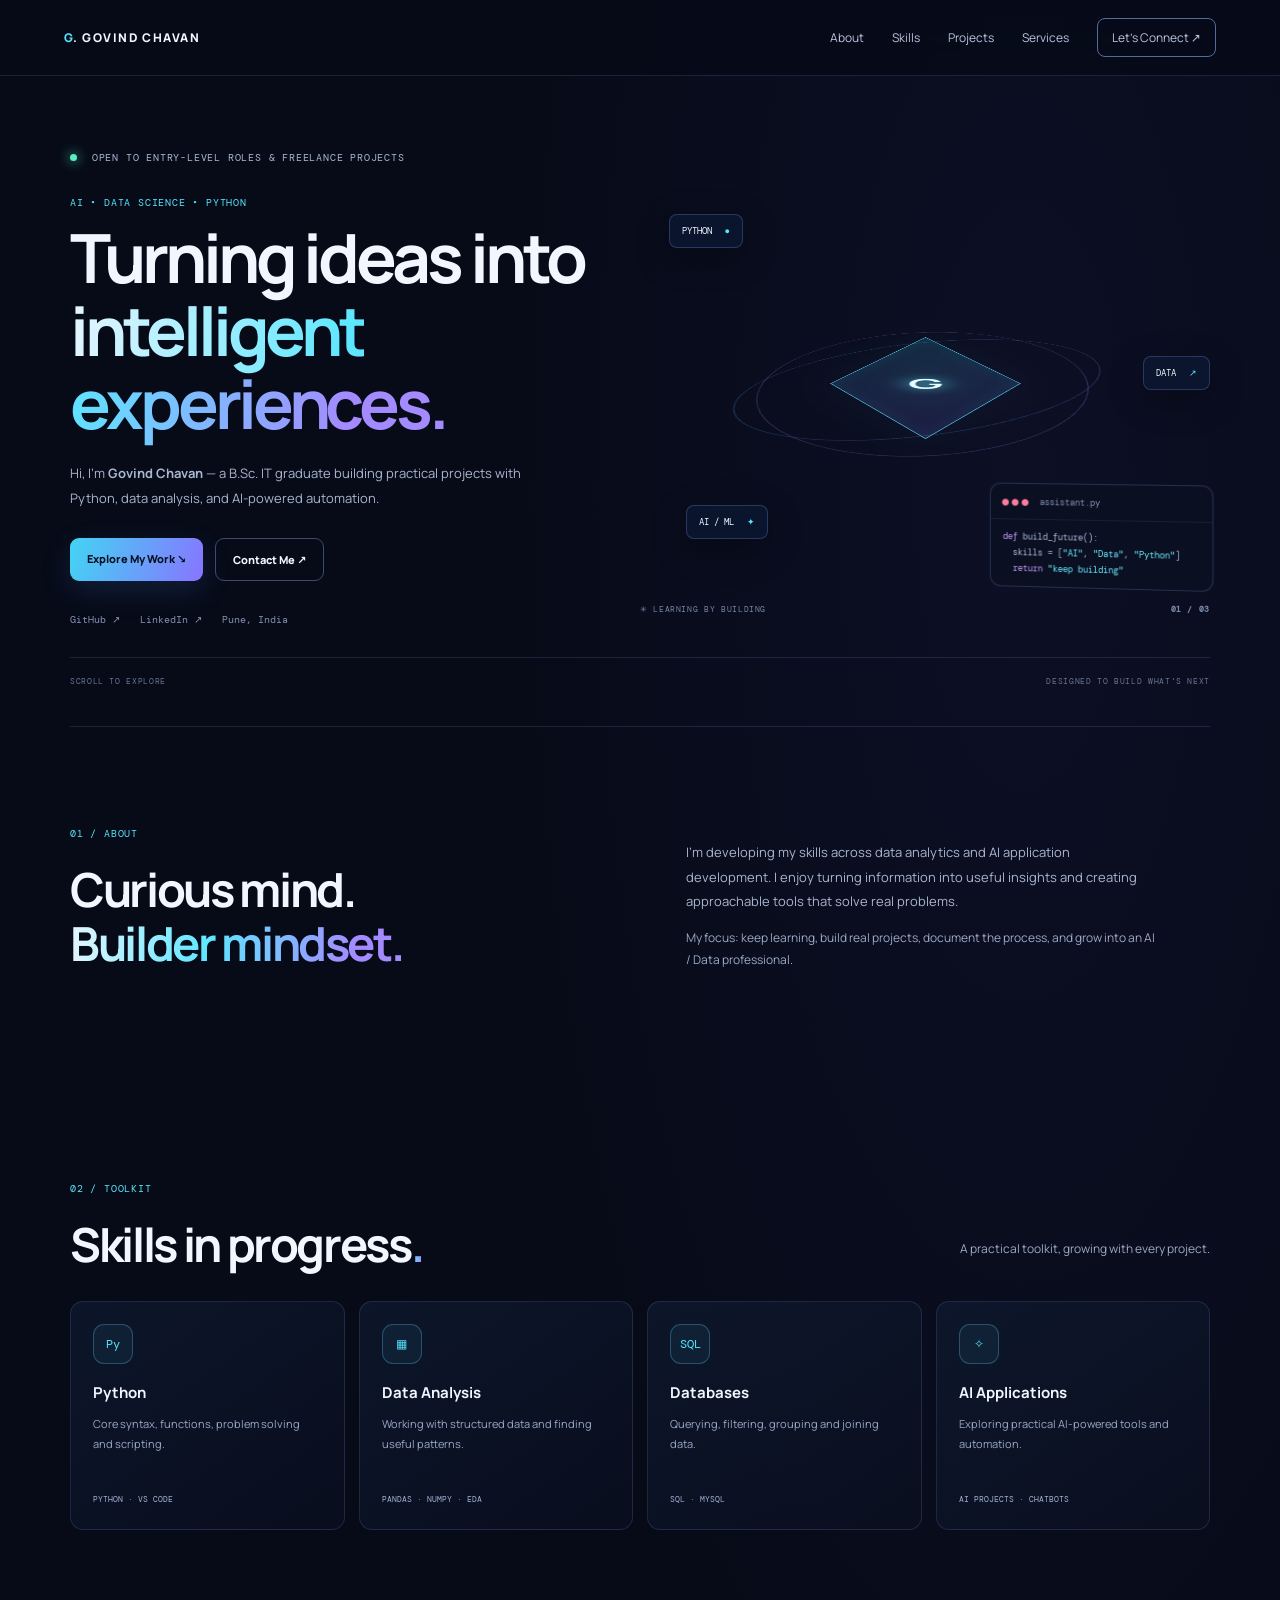
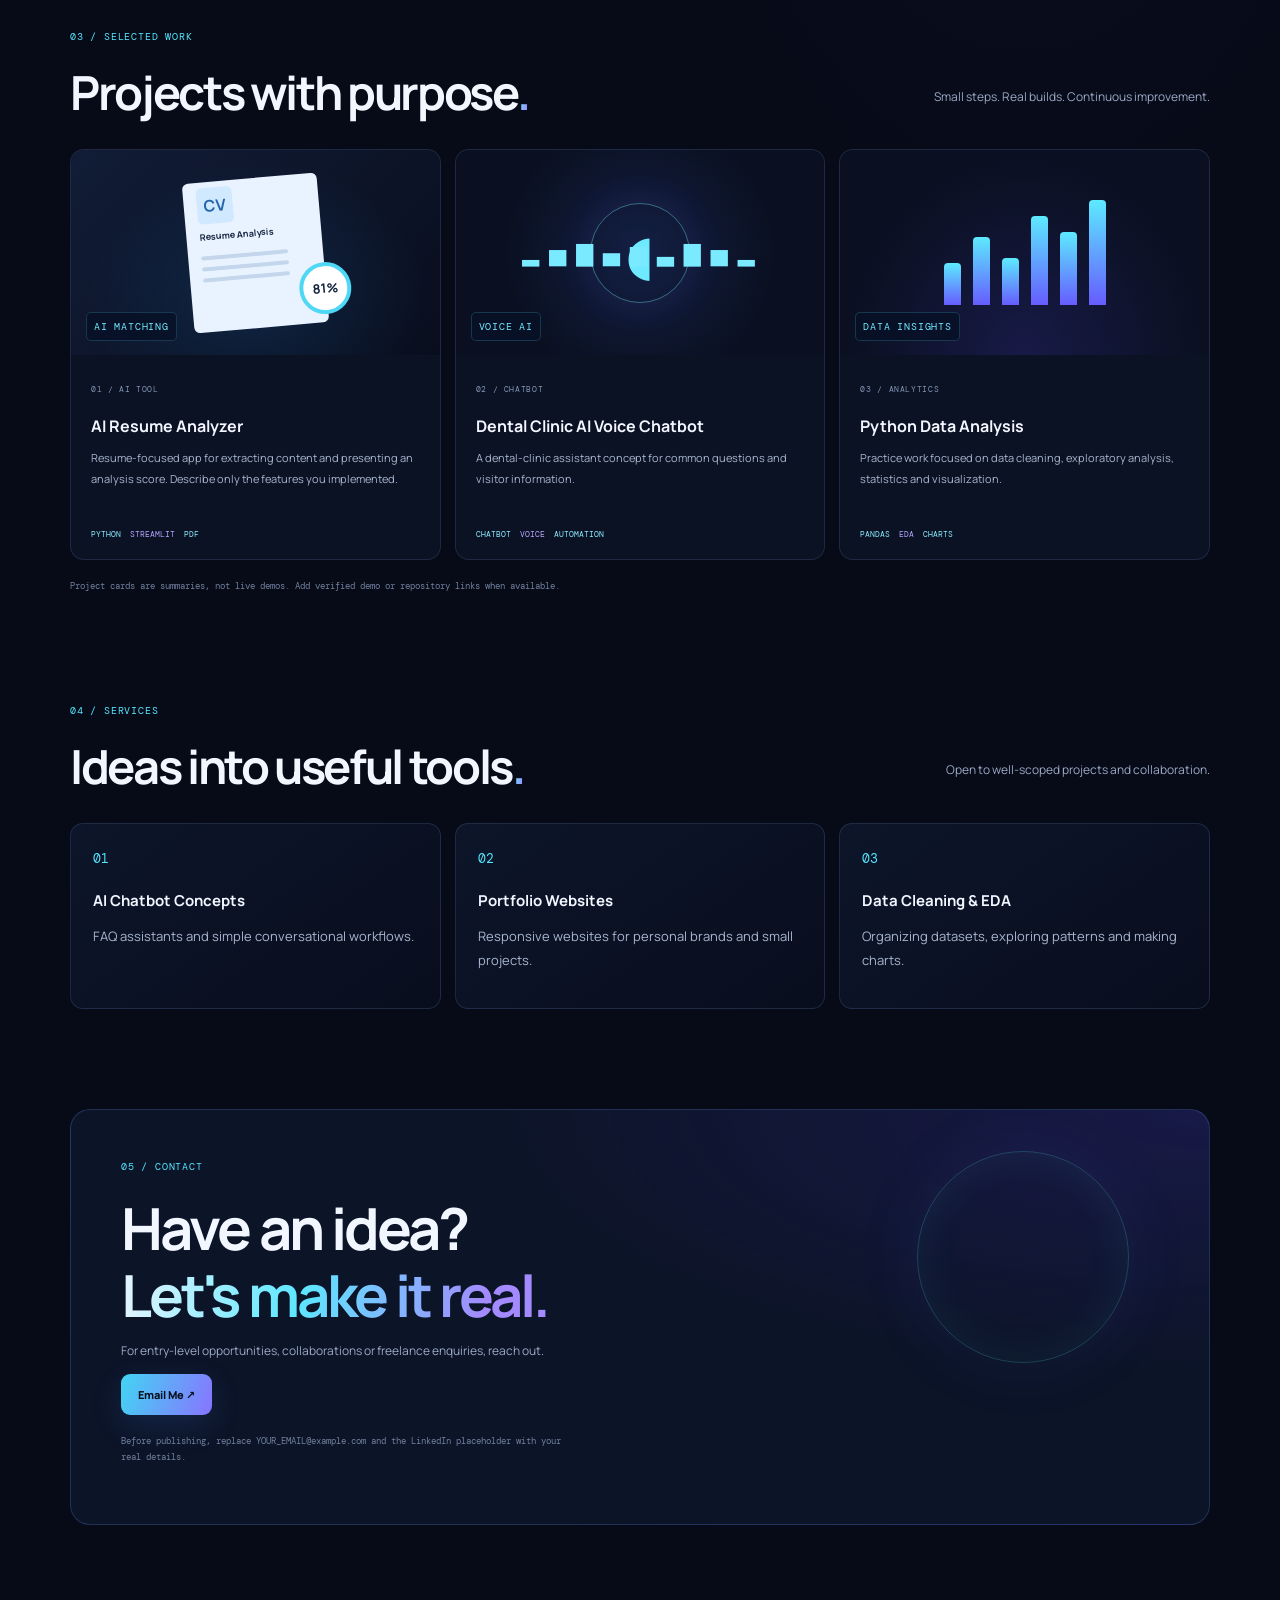
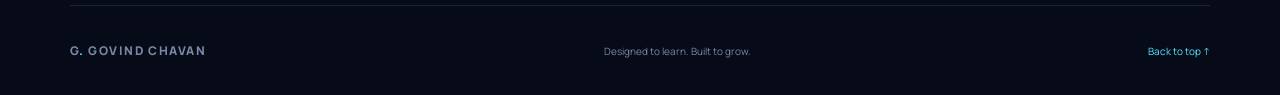
<file: index.html>
<!doctype html>
<html lang="en"><head><meta charset="utf-8"><meta name="viewport" content="width=device-width,initial-scale=1"><meta name="theme-color" content="#070b18"><title>Govind Chavan | AI & Data Science</title><link rel="stylesheet" href="style.css"></head>
<body><header class="topbar"><a class="brand" href="#home">G<span>.</span> GOVIND CHAVAN</a><button id="menuToggle" aria-label="Toggle menu">☰</button><nav id="navLinks"><a href="#about">About</a><a href="#skills">Skills</a><a href="#projects">Projects</a><a href="#services">Services</a><a class="nav-cta" href="#contact">Let's Connect ↗</a></nav></header>
<main><section class="hero wrap" id="home"><div class="copy"><p class="eyebrow"><i></i> OPEN TO ENTRY-LEVEL ROLES & FREELANCE PROJECTS</p><p class="kicker">AI • DATA SCIENCE • PYTHON</p><h1>Turning ideas into <span>intelligent experiences.</span></h1><p class="desc">Hi, I'm <b>Govind Chavan</b> — a B.Sc. IT graduate building practical projects with Python, data analysis, and AI-powered automation.</p><div class="actions"><a class="btn primary" href="#projects">Explore My Work ↘</a><a class="btn" href="#contact">Contact Me ↗</a></div><div class="social"><a href="https://github.com/samchavan160104-tech" target="_blank" rel="noreferrer">GitHub ↗</a><a href="https://www.linkedin.com/" target="_blank" rel="noreferrer">LinkedIn ↗</a><span>Pune, India</span></div></div>
<div class="visual"><div class="orbit oa"></div><div class="orbit ob"></div><div class="cube"><div class="face top"></div><div class="face left"></div><div class="face right"></div><b>G</b></div><div class="chip cp">PYTHON <em>●</em></div><div class="chip cd">DATA <em>↗</em></div><div class="chip ca">AI / ML <em>✦</em></div><div class="code"><div class="dots">● ● ● <span>assistant.py</span></div><pre><i>def</i> build_future():
  skills = [<b>"AI"</b>, <b>"Data"</b>, <b>"Python"</b>]
  <i>return</i> <b>"keep building"</b></pre></div><small class="caption">✳ LEARNING BY BUILDING <strong>01 / 03</strong></small></div><div class="bottomline"><span>SCROLL TO EXPLORE</span><span>DESIGNED TO BUILD WHAT'S NEXT</span></div></section>
<section class="wrap intro" id="about"><div><p class="label">01 / ABOUT</p><h2>Curious mind.<br><span>Builder mindset.</span></h2></div><div class="bodycopy"><p>I'm developing my skills across data analytics and AI application development. I enjoy turning information into useful insights and creating approachable tools that solve real problems.</p><p class="muted">My focus: keep learning, build real projects, document the process, and grow into an AI / Data professional.</p></div></section>
<section class="wrap section" id="skills"><div class="heading"><div><p class="label">02 / TOOLKIT</p><h2>Skills in progress<span>.</span></h2></div><p class="muted">A practical toolkit, growing with every project.</p></div><div class="skills"><article><b class="icon">Py</b><h3>Python</h3><p>Core syntax, functions, problem solving and scripting.</p><small>PYTHON · VS CODE</small></article><article><b class="icon">▦</b><h3>Data Analysis</h3><p>Working with structured data and finding useful patterns.</p><small>PANDAS · NUMPY · EDA</small></article><article><b class="icon">SQL</b><h3>Databases</h3><p>Querying, filtering, grouping and joining data.</p><small>SQL · MYSQL</small></article><article><b class="icon">✧</b><h3>AI Applications</h3><p>Exploring practical AI-powered tools and automation.</p><small>AI PROJECTS · CHATBOTS</small></article></div></section>
<section class="wrap section" id="projects"><div class="heading"><div><p class="label">03 / SELECTED WORK</p><h2>Projects with purpose<span>.</span></h2></div><p class="muted">Small steps. Real builds. Continuous improvement.</p></div><div class="projects"><article><div class="art resume"><div class="paper"><b>CV</b><h4>Resume Analysis</h4><i></i><i></i><i></i><strong>81%</strong></div><small>AI MATCHING</small></div><div class="pbody"><small>01 / AI TOOL</small><h3>AI Resume Analyzer</h3><p>Resume-focused app for extracting content and presenting an analysis score. Describe only the features you implemented.</p><div class="tags">PYTHON <span>STREAMLIT</span> PDF</div></div></article><article><div class="art voice"><div class="orb">◖</div><div class="wave">▂ ▅ ▇ ▄ ▆ ▃ ▇ ▅ ▂</div><small>VOICE AI</small></div><div class="pbody"><small>02 / CHATBOT</small><h3>Dental Clinic AI Voice Chatbot</h3><p>A dental-clinic assistant concept for common questions and visitor information.</p><div class="tags">CHATBOT <span>VOICE</span> AUTOMATION</div></div></article><article><div class="art data"><div class="bars"><i></i><i></i><i></i><i></i><i></i><i></i></div><small>DATA INSIGHTS</small></div><div class="pbody"><small>03 / ANALYTICS</small><h3>Python Data Analysis</h3><p>Practice work focused on data cleaning, exploratory analysis, statistics and visualization.</p><div class="tags">PANDAS <span>EDA</span> CHARTS</div></div></article></div><p class="note">Project cards are summaries, not live demos. Add verified demo or repository links when available.</p></section>
<section class="wrap section" id="services"><div class="heading"><div><p class="label">04 / SERVICES</p><h2>Ideas into useful tools<span>.</span></h2></div><p class="muted">Open to well-scoped projects and collaboration.</p></div><div class="services"><article><small>01</small><h3>AI Chatbot Concepts</h3><p>FAQ assistants and simple conversational workflows.</p></article><article><small>02</small><h3>Portfolio Websites</h3><p>Responsive websites for personal brands and small projects.</p></article><article><small>03</small><h3>Data Cleaning & EDA</h3><p>Organizing datasets, exploring patterns and making charts.</p></article></div></section>
<section class="wrap contact" id="contact"><p class="label">05 / CONTACT</p><h2>Have an idea?<br><span>Let's make it real.</span></h2><p class="muted">For entry-level opportunities, collaborations or freelance enquiries, reach out.</p><a class="btn primary" id="emailLink" href="mailto:YOUR_EMAIL@example.com">Email Me ↗</a><p class="note">Before publishing, replace YOUR_EMAIL@example.com and the LinkedIn placeholder with your real details.</section></main><footer class="wrap footer"><b>G<span>.</span> GOVIND CHAVAN</b><span>Designed to learn. Built to grow.</span><a href="#home">Back to top ↑</a></footer><script src="script.js"></script></body></html>
</file>
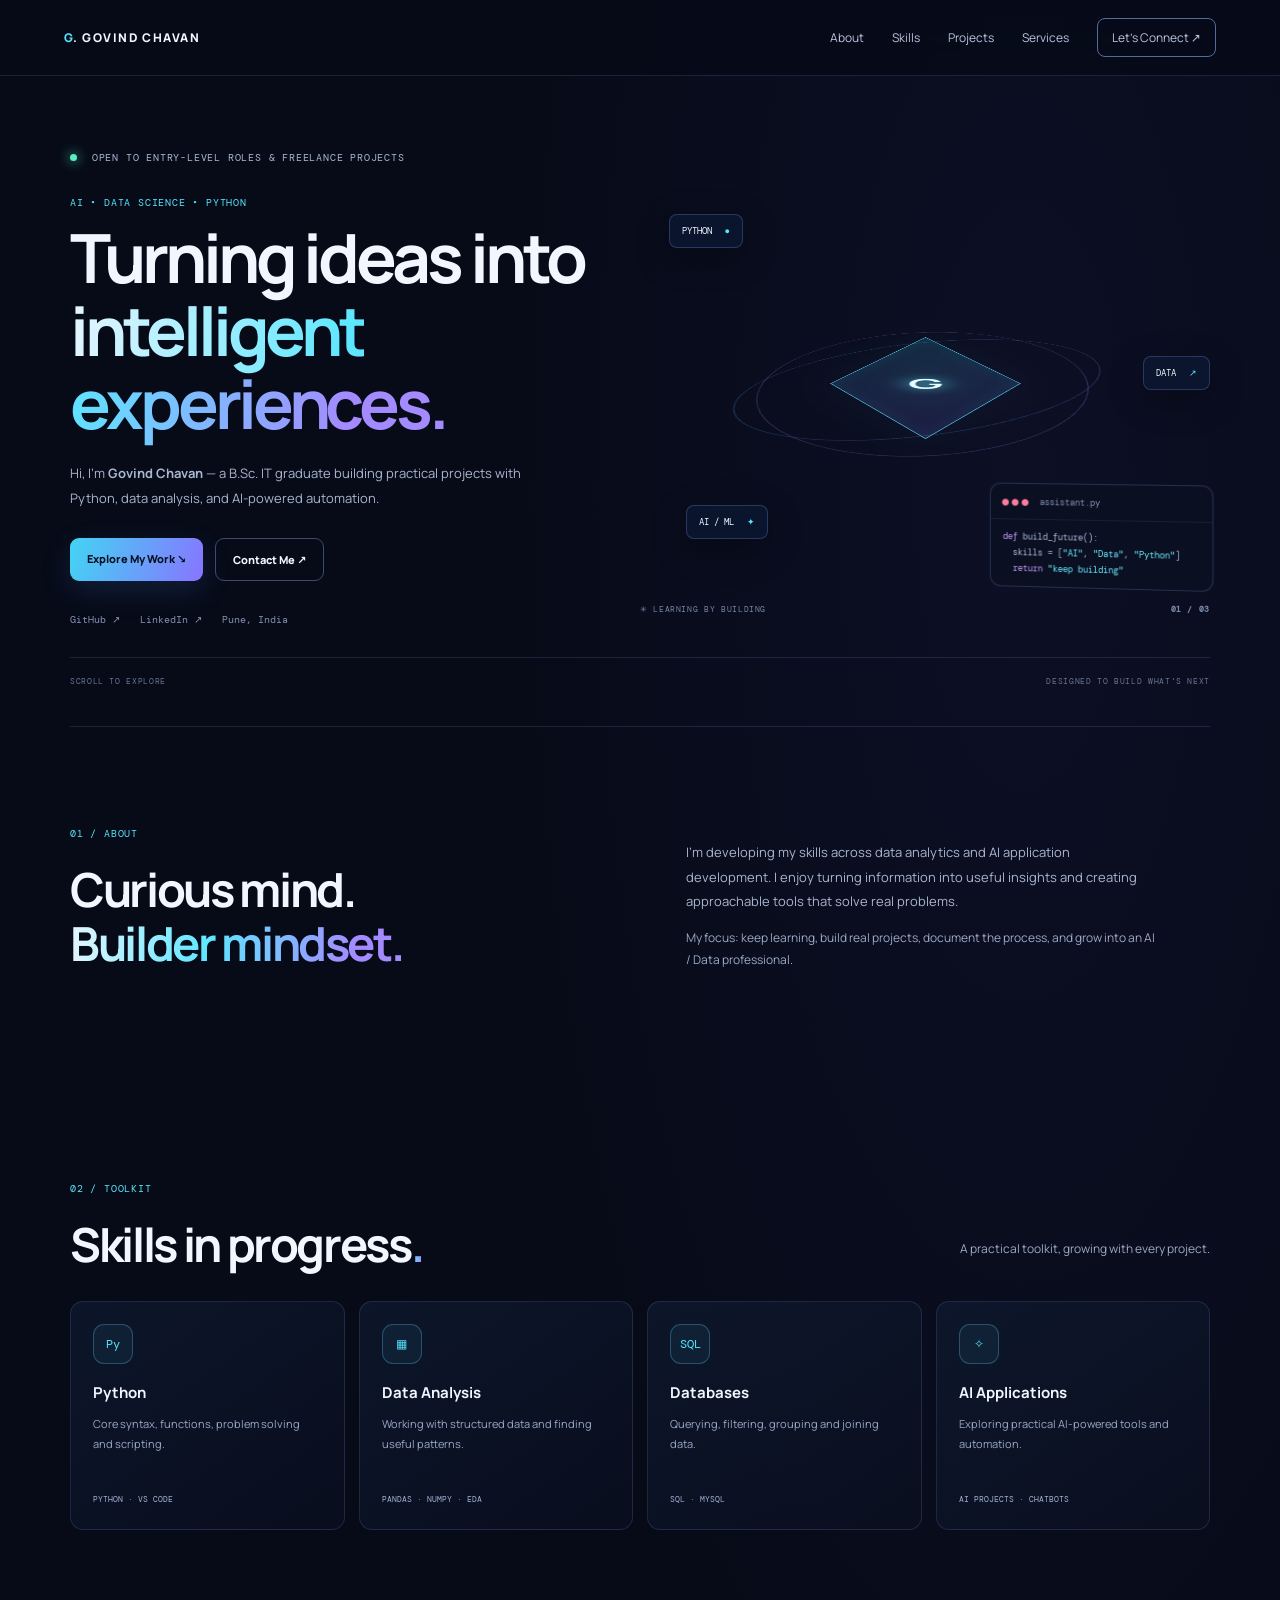
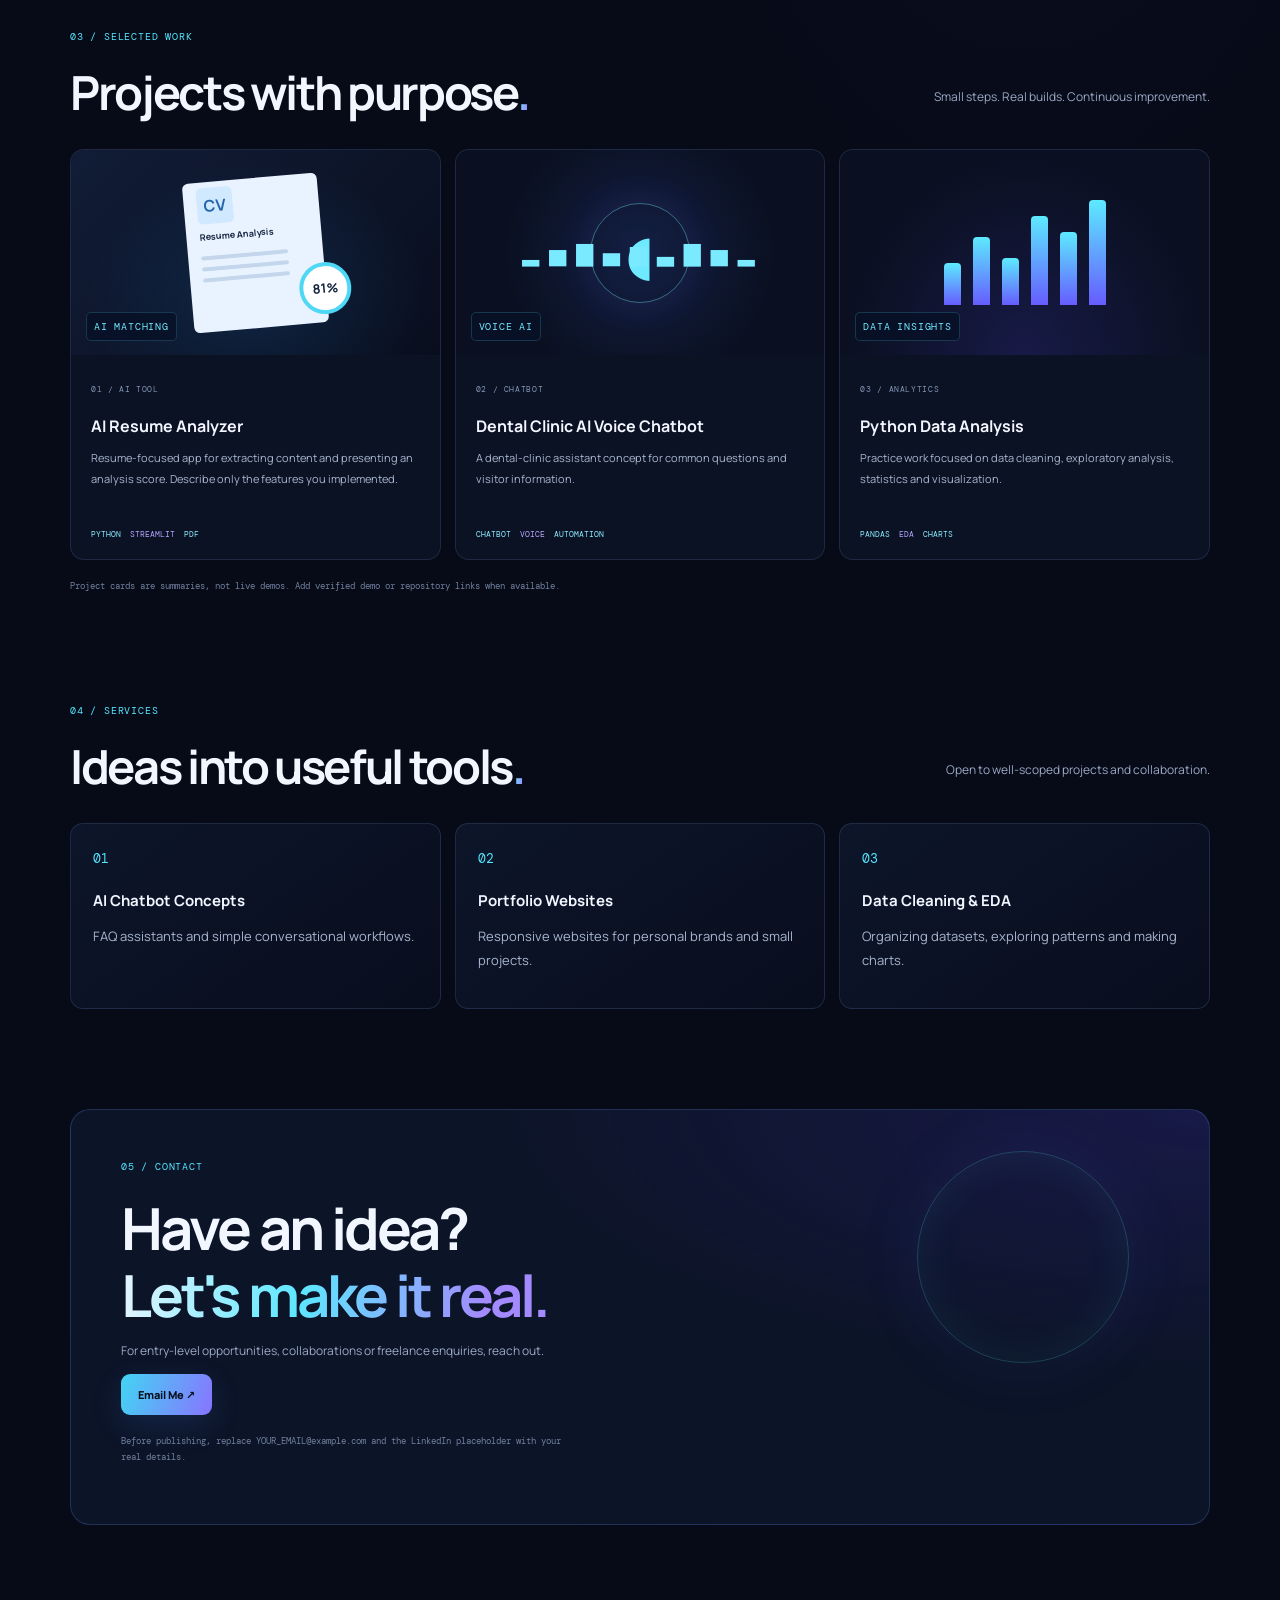
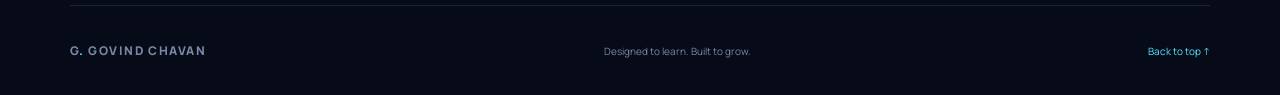
<file: index[2].html>
<!doctype html>
<html lang="en"><head><meta charset="utf-8"><meta name="viewport" content="width=device-width,initial-scale=1"><meta name="theme-color" content="#070b18"><title>Govind Chavan | AI & Data Science</title><link rel="stylesheet" href="style.css"></head>
<body><header class="topbar"><a class="brand" href="#home">G<span>.</span> GOVIND CHAVAN</a><button id="menuToggle" aria-label="Toggle menu">☰</button><nav id="navLinks"><a href="#about">About</a><a href="#skills">Skills</a><a href="#projects">Projects</a><a href="#services">Services</a><a class="nav-cta" href="#contact">Let's Connect ↗</a></nav></header>
<main><section class="hero wrap" id="home"><div class="copy"><p class="eyebrow"><i></i> OPEN TO ENTRY-LEVEL ROLES & FREELANCE PROJECTS</p><p class="kicker">AI • DATA SCIENCE • PYTHON</p><h1>Turning ideas into <span>intelligent experiences.</span></h1><p class="desc">Hi, I'm <b>Govind Chavan</b> — a B.Sc. IT graduate building practical projects with Python, data analysis, and AI-powered automation.</p><div class="actions"><a class="btn primary" href="#projects">Explore My Work ↘</a><a class="btn" href="#contact">Contact Me ↗</a></div><div class="social"><a href="https://github.com/samchavan160104-tech" target="_blank" rel="noreferrer">GitHub ↗</a><a href="https://www.linkedin.com/" target="_blank" rel="noreferrer">LinkedIn ↗</a><span>Pune, India</span></div></div>
<div class="visual"><div class="orbit oa"></div><div class="orbit ob"></div><div class="cube"><div class="face top"></div><div class="face left"></div><div class="face right"></div><b>G</b></div><div class="chip cp">PYTHON <em>●</em></div><div class="chip cd">DATA <em>↗</em></div><div class="chip ca">AI / ML <em>✦</em></div><div class="code"><div class="dots">● ● ● <span>assistant.py</span></div><pre><i>def</i> build_future():
  skills = [<b>"AI"</b>, <b>"Data"</b>, <b>"Python"</b>]
  <i>return</i> <b>"keep building"</b></pre></div><small class="caption">✳ LEARNING BY BUILDING <strong>01 / 03</strong></small></div><div class="bottomline"><span>SCROLL TO EXPLORE</span><span>DESIGNED TO BUILD WHAT'S NEXT</span></div></section>
<section class="wrap intro" id="about"><div><p class="label">01 / ABOUT</p><h2>Curious mind.<br><span>Builder mindset.</span></h2></div><div class="bodycopy"><p>I'm developing my skills across data analytics and AI application development. I enjoy turning information into useful insights and creating approachable tools that solve real problems.</p><p class="muted">My focus: keep learning, build real projects, document the process, and grow into an AI / Data professional.</p></div></section>
<section class="wrap section" id="skills"><div class="heading"><div><p class="label">02 / TOOLKIT</p><h2>Skills in progress<span>.</span></h2></div><p class="muted">A practical toolkit, growing with every project.</p></div><div class="skills"><article><b class="icon">Py</b><h3>Python</h3><p>Core syntax, functions, problem solving and scripting.</p><small>PYTHON · VS CODE</small></article><article><b class="icon">▦</b><h3>Data Analysis</h3><p>Working with structured data and finding useful patterns.</p><small>PANDAS · NUMPY · EDA</small></article><article><b class="icon">SQL</b><h3>Databases</h3><p>Querying, filtering, grouping and joining data.</p><small>SQL · MYSQL</small></article><article><b class="icon">✧</b><h3>AI Applications</h3><p>Exploring practical AI-powered tools and automation.</p><small>AI PROJECTS · CHATBOTS</small></article></div></section>
<section class="wrap section" id="projects"><div class="heading"><div><p class="label">03 / SELECTED WORK</p><h2>Projects with purpose<span>.</span></h2></div><p class="muted">Small steps. Real builds. Continuous improvement.</p></div><div class="projects"><article><div class="art resume"><div class="paper"><b>CV</b><h4>Resume Analysis</h4><i></i><i></i><i></i><strong>81%</strong></div><small>AI MATCHING</small></div><div class="pbody"><small>01 / AI TOOL</small><h3>AI Resume Analyzer</h3><p>Resume-focused app for extracting content and presenting an analysis score. Describe only the features you implemented.</p><div class="tags">PYTHON <span>STREAMLIT</span> PDF</div></div></article><article><div class="art voice"><div class="orb">◖</div><div class="wave">▂ ▅ ▇ ▄ ▆ ▃ ▇ ▅ ▂</div><small>VOICE AI</small></div><div class="pbody"><small>02 / CHATBOT</small><h3>Dental Clinic AI Voice Chatbot</h3><p>A dental-clinic assistant concept for common questions and visitor information.</p><div class="tags">CHATBOT <span>VOICE</span> AUTOMATION</div></div></article><article><div class="art data"><div class="bars"><i></i><i></i><i></i><i></i><i></i><i></i></div><small>DATA INSIGHTS</small></div><div class="pbody"><small>03 / ANALYTICS</small><h3>Python Data Analysis</h3><p>Practice work focused on data cleaning, exploratory analysis, statistics and visualization.</p><div class="tags">PANDAS <span>EDA</span> CHARTS</div></div></article></div><p class="note">Project cards are summaries, not live demos. Add verified demo or repository links when available.</p></section>
<section class="wrap section" id="services"><div class="heading"><div><p class="label">04 / SERVICES</p><h2>Ideas into useful tools<span>.</span></h2></div><p class="muted">Open to well-scoped projects and collaboration.</p></div><div class="services"><article><small>01</small><h3>AI Chatbot Concepts</h3><p>FAQ assistants and simple conversational workflows.</p></article><article><small>02</small><h3>Portfolio Websites</h3><p>Responsive websites for personal brands and small projects.</p></article><article><small>03</small><h3>Data Cleaning & EDA</h3><p>Organizing datasets, exploring patterns and making charts.</p></article></div></section>
<section class="wrap contact" id="contact"><p class="label">05 / CONTACT</p><h2>Have an idea?<br><span>Let's make it real.</span></h2><p class="muted">For entry-level opportunities, collaborations or freelance enquiries, reach out.</p><a class="btn primary" id="emailLink" href="mailto:YOUR_EMAIL@example.com">Email Me ↗</a><p class="note">Before publishing, replace YOUR_EMAIL@example.com and the LinkedIn placeholder with your real details.</section></main><footer class="wrap footer"><b>G<span>.</span> GOVIND CHAVAN</b><span>Designed to learn. Built to grow.</span><a href="#home">Back to top ↑</a></footer><script src="script.js"></script></body></html>
</file>
<file: style.css>
@import url('https://fonts.googleapis.com/css2?family=DM+Mono:wght@400;500&family=Manrope:wght@400;500;600;700;800&display=swap');
:root{--bg:#070b18;--panel:#0c1428;--line:#9bb8ff24;--text:#f2f6ff;--muted:#9ba9c5;--cyan:#55e6ff;--violet:#a18aff;--sans:Manrope,system-ui,sans-serif;--mono:'DM Mono',monospace}*{box-sizing:border-box}html{scroll-behavior:smooth;scroll-padding-top:85px}body{margin:0;background:radial-gradient(ellipse at 80% 15%,#24205a33,transparent 35%),var(--bg);color:var(--text);font-family:var(--sans);overflow-x:hidden}a{color:inherit;text-decoration:none}.wrap{width:min(1140px,90vw);margin:auto}.topbar{height:76px;padding:0 5vw;display:flex;align-items:center;justify-content:space-between;position:sticky;top:0;z-index:10;background:#070b18d9;backdrop-filter:blur(16px);border-bottom:1px solid var(--line)}.brand,.footer b{font-size:12px;font-weight:800;letter-spacing:.12em}.brand:first-letter,.footer b span{color:var(--cyan)}nav{display:flex;align-items:center;gap:28px;font-size:12px;color:#bac6df}nav a:hover,.social a:hover{color:var(--cyan)}.nav-cta{border:1px solid #526b9b;padding:10px 14px;border-radius:8px}#menuToggle{display:none}.hero{min-height:650px;display:grid;grid-template-columns:1fr 1fr;align-items:center;position:relative;padding-top:50px;padding-bottom:25px}.eyebrow,.kicker,.label,.bottomline,.caption,.pbody>small,.art>small,.note{font-family:var(--mono);font-size:10px;letter-spacing:.08em}.eyebrow{color:#aab8d4}.eyebrow i{display:inline-block;width:7px;height:7px;background:#56f0c0;border-radius:50%;box-shadow:0 0 12px #56f0c0;margin-right:8px}.kicker,.label{color:var(--cyan)}.kicker{margin-top:32px}.hero h1{font-size:clamp(42px,5.3vw,70px);line-height:1.07;letter-spacing:-.06em;margin:12px 0 22px}.hero h1 span,.intro h2 span,.heading h2 span,.contact h2 span{background:linear-gradient(100deg,#e9f6ff,#5de7ff 42%,#a38aff 85%);color:transparent;background-clip:text}.desc,.bodycopy,.pbody p,.services p{color:#a9b6d0;font-size:13px;line-height:1.9;max-width:470px}.actions{display:flex;gap:12px;margin-top:27px;flex-wrap:wrap}.btn{display:inline-flex;padding:13px 17px;border:1px solid #3a4c70;border-radius:9px;font-size:11px;font-weight:800;transition:.25s}.btn:hover{transform:translateY(-3px)}.primary{background:linear-gradient(110deg,#42d5f3,#8874ff);border:0;color:#07101d;box-shadow:0 10px 30px #4d8fff25}.social{display:flex;gap:20px;margin-top:32px;font:10px var(--mono);color:#8493b3;flex-wrap:wrap}.visual{height:460px;position:relative;display:grid;place-items:center;perspective:900px}.orbit{position:absolute;border:1px solid #4d9cff45;border-radius:50%;width:380px;height:210px;transform:rotateX(65deg) rotateZ(-20deg);animation:spin 22s linear infinite}.ob{width:310px;height:340px;border-color:#a58aff45;transform:rotateX(68deg) rotateZ(50deg);animation-direction:reverse}.cube{position:relative;width:135px;height:135px;transform-style:preserve-3d;transform:rotateX(58deg) rotateZ(45deg);animation:float 5s ease-in-out infinite;filter:drop-shadow(0 0 25px #48dcff35)}.face{position:absolute;inset:0;border:1px solid #5eeaffb0;background:linear-gradient(135deg,#42dfff20,#8b63ff20);box-shadow:inset 0 0 24px #4bdfff16}.face.top{transform:translateZ(68px)}.face.left{transform:rotateX(-90deg) translateZ(68px);background:#12668a55}.face.right{transform:rotateY(90deg) translateZ(68px);background:#5e3aa555}.cube>b{position:absolute;inset:0;display:grid;place-items:center;transform:rotateZ(-45deg) rotateX(-58deg);font-size:48px;color:#e8fbff;text-shadow:0 0 24px var(--cyan)}.chip{position:absolute;padding:10px 12px;border:1px solid #7ca7ff40;background:#0c1730e8;border-radius:8px;font:9px var(--mono);box-shadow:0 10px 35px #0005;animation:float 4s ease-in-out infinite}.chip em{color:var(--cyan);font-style:normal;margin-left:8px}.cp{top:60px;left:5%}.cd{top:44%;right:0;animation-delay:-1s}.ca{bottom:75px;left:8%;animation-delay:-2s}.code{position:absolute;right:0;bottom:25px;width:220px;border:1px solid #86a8ff36;background:#0a1021ee;border-radius:11px;overflow:hidden;transform:rotateY(-7deg)}.dots{padding:11px;border-bottom:1px solid #fff1;color:#ff7d9c;font-size:9px}.dots span{color:#8190b0;margin-left:8px;font-family:var(--mono)}pre{font:9px/1.8 var(--mono);color:#a9b9d9;padding:0 12px}pre i{color:#c69aff;font-style:normal}pre b{color:#65eaff;font-weight:400}.caption{position:absolute;bottom:0;width:100%;color:#7787a7;font-size:8px}.caption strong{float:right}.bottomline{grid-column:1/-1;display:flex;justify-content:space-between;border-top:1px solid var(--line);padding-top:18px;color:#667693;font-size:8px}.intro{display:grid;grid-template-columns:1fr 1fr;gap:8%;padding-top:100px;padding-bottom:100px;border-top:1px solid var(--line)}h2{font-size:clamp(32px,4vw,47px);line-height:1.15;letter-spacing:-.05em;margin:0}.label{margin:0 0 22px}.muted{color:var(--muted);font-size:12px;line-height:1.8}.section{padding-top:100px}.heading{display:flex;justify-content:space-between;align-items:end;margin-bottom:30px;gap:25px}.heading>p{max-width:300px}.skills,.projects,.services{display:grid;grid-template-columns:repeat(4,1fr);gap:14px}.skills article,.services article{padding:22px;border:1px solid var(--line);border-radius:13px;background:linear-gradient(145deg,#101a31bb,#0a1020bb);transition:.25s}.skills article:hover,.projects article:hover,.services article:hover{transform:translateY(-5px);border-color:#60dcff70}.icon{display:grid;place-items:center;width:40px;height:40px;border:1px solid #6ce6ff40;background:#49dfff10;color:var(--cyan);border-radius:11px;font:12px var(--mono)}h3{font-size:15px;margin:18px 0 8px}.skills p{font-size:11px;line-height:1.8;color:#99a8c5;min-height:60px}.skills small{font:8px var(--mono);color:#9fb2d5}.projects{grid-template-columns:repeat(3,1fr)}.projects article{border:1px solid var(--line);border-radius:14px;background:#0b1224;overflow:hidden;transition:.25s}.art{height:205px;position:relative;display:grid;place-items:center;overflow:hidden;background:radial-gradient(ellipse at 50% 70%,#1764a538,transparent 65%),linear-gradient(135deg,#111c36,#090e1e)}.art>small{position:absolute;bottom:14px;left:15px;color:#73eaff;border:1px solid #59dfff30;padding:7px;border-radius:5px;background:#081126d9}.paper{width:135px;height:150px;background:#e9f3ff;color:#182640;border-radius:6px;padding:13px;transform:rotate(-5deg);position:relative}.paper>b{background:#d0e9ff;padding:7px;border-radius:5px;color:#2363aa}.paper h4{font-size:9px;margin:13px 0}.paper i{display:block;height:4px;background:#c4d6ec;border-radius:5px;margin:7px 0;width:80%}.paper strong{position:absolute;right:-25px;bottom:8px;background:white;border:4px solid #4ed8f5;border-radius:50%;width:52px;height:52px;display:grid;place-items:center;font-size:13px}.voice{background:radial-gradient(circle,#263e8a55,transparent 65%),#0a1021}.orb{font-size:55px;color:#6deaff;border:1px solid #72eaff65;border-radius:50%;width:100px;height:100px;display:grid;place-items:center;box-shadow:0 0 40px #6e6cff24}.wave{position:absolute;color:#79eaff;font-size:22px;letter-spacing:3px}.data{background:radial-gradient(ellipse at 50% 100%,#5b4bff2b,transparent 70%),#0a1021}.bars{display:flex;align-items:end;gap:12px;height:105px}.bars i{width:17px;border-radius:4px 4px 0 0;background:linear-gradient(#5deaff,#665cff);height:40%;animation:float 3s ease-in-out infinite}.bars i:nth-child(2){height:65%;animation-delay:-.5s}.bars i:nth-child(3){height:45%;animation-delay:-1s}.bars i:nth-child(4){height:85%;animation-delay:-.7s}.bars i:nth-child(5){height:70%;animation-delay:-1.3s}.bars i:nth-child(6){height:100%;animation-delay:-.3s}.pbody{padding:20px}.pbody>small{color:#8295b6;font-size:8px}.pbody h3{font-size:16px}.pbody p{font-size:11px;min-height:70px}.tags{font:8px var(--mono);color:#8cecff;display:flex;gap:9px;flex-wrap:wrap}.tags span{color:#b6a5ff}.note{font-size:9px;line-height:1.8;color:#71809d;letter-spacing:0;margin-top:18px}.services{grid-template-columns:repeat(3,1fr)}.services article>small{color:var(--cyan);font-family:var(--mono)}.services h3{margin-top:22px}.contact{margin-top:100px;margin-bottom:80px;padding:50px;border:1px solid #6e9fff35;border-radius:20px;background:radial-gradient(ellipse at 100% 0%,#603aff25,transparent 45%),#0c1428;position:relative;overflow:hidden}.contact:after{content:"";position:absolute;right:7%;top:10%;width:210px;height:210px;border:1px solid #5eeaff35;border-radius:50%;box-shadow:inset 0 0 45px #59dfff12,0 0 70px #645cff15}.contact h2{font-size:clamp(36px,5vw,58px)}.contact>p:not(.label){max-width:450px}.contact .btn{position:relative;z-index:1}.footer{min-height:90px;border-top:1px solid var(--line);display:flex;align-items:center;justify-content:space-between;color:#7888a7;font-size:10px}.footer a{color:var(--cyan)}@keyframes float{0%,100%{translate:0 0}50%{translate:0 -12px}}@keyframes spin{to{rotate:360deg}}@media(max-width:900px){.hero{grid-template-columns:1fr;padding-top:70px}.visual{height:420px}.skills{grid-template-columns:repeat(2,1fr)}.heading{align-items:start;flex-direction:column;gap:4px}.heading>p{margin:0}}@media(max-width:620px){.topbar{height:66px}#menuToggle{display:block;background:none;color:white;border:1px solid var(--line);padding:8px 11px;border-radius:8px;font-size:19px}nav{display:none;position:absolute;top:65px;left:0;right:0;background:#080d1cf7;padding:22px 5vw;flex-direction:column;align-items:stretch;gap:18px}nav.open{display:flex}.nav-cta{text-align:center}.hero{padding-top:55px}.hero h1{font-size:43px}.visual{height:350px;transform:scale(.9);margin:0 -15px}.orbit{width:300px}.ob{width:260px}.code{transform:scale(.8);transform-origin:right bottom;right:-5%}.intro{grid-template-columns:1fr;gap:20px;padding-top:75px;padding-bottom:75px}.section{padding-top:75px}.skills,.projects,.services{grid-template-columns:1fr}.art{height:220px}.contact{margin-top:75px;padding:32px 23px}.contact:after{right:-90px;opacity:.5}.footer{padding:23px 0;gap:15px;flex-wrap:wrap}.footer span{order:3;width:100%}}@media(prefers-reduced-motion:reduce){*,*::before,*::after{animation-duration:.01ms!important;animation-iteration-count:1!important;scroll-behavior:auto!important;transition-duration:.01ms!important}}
</file>
